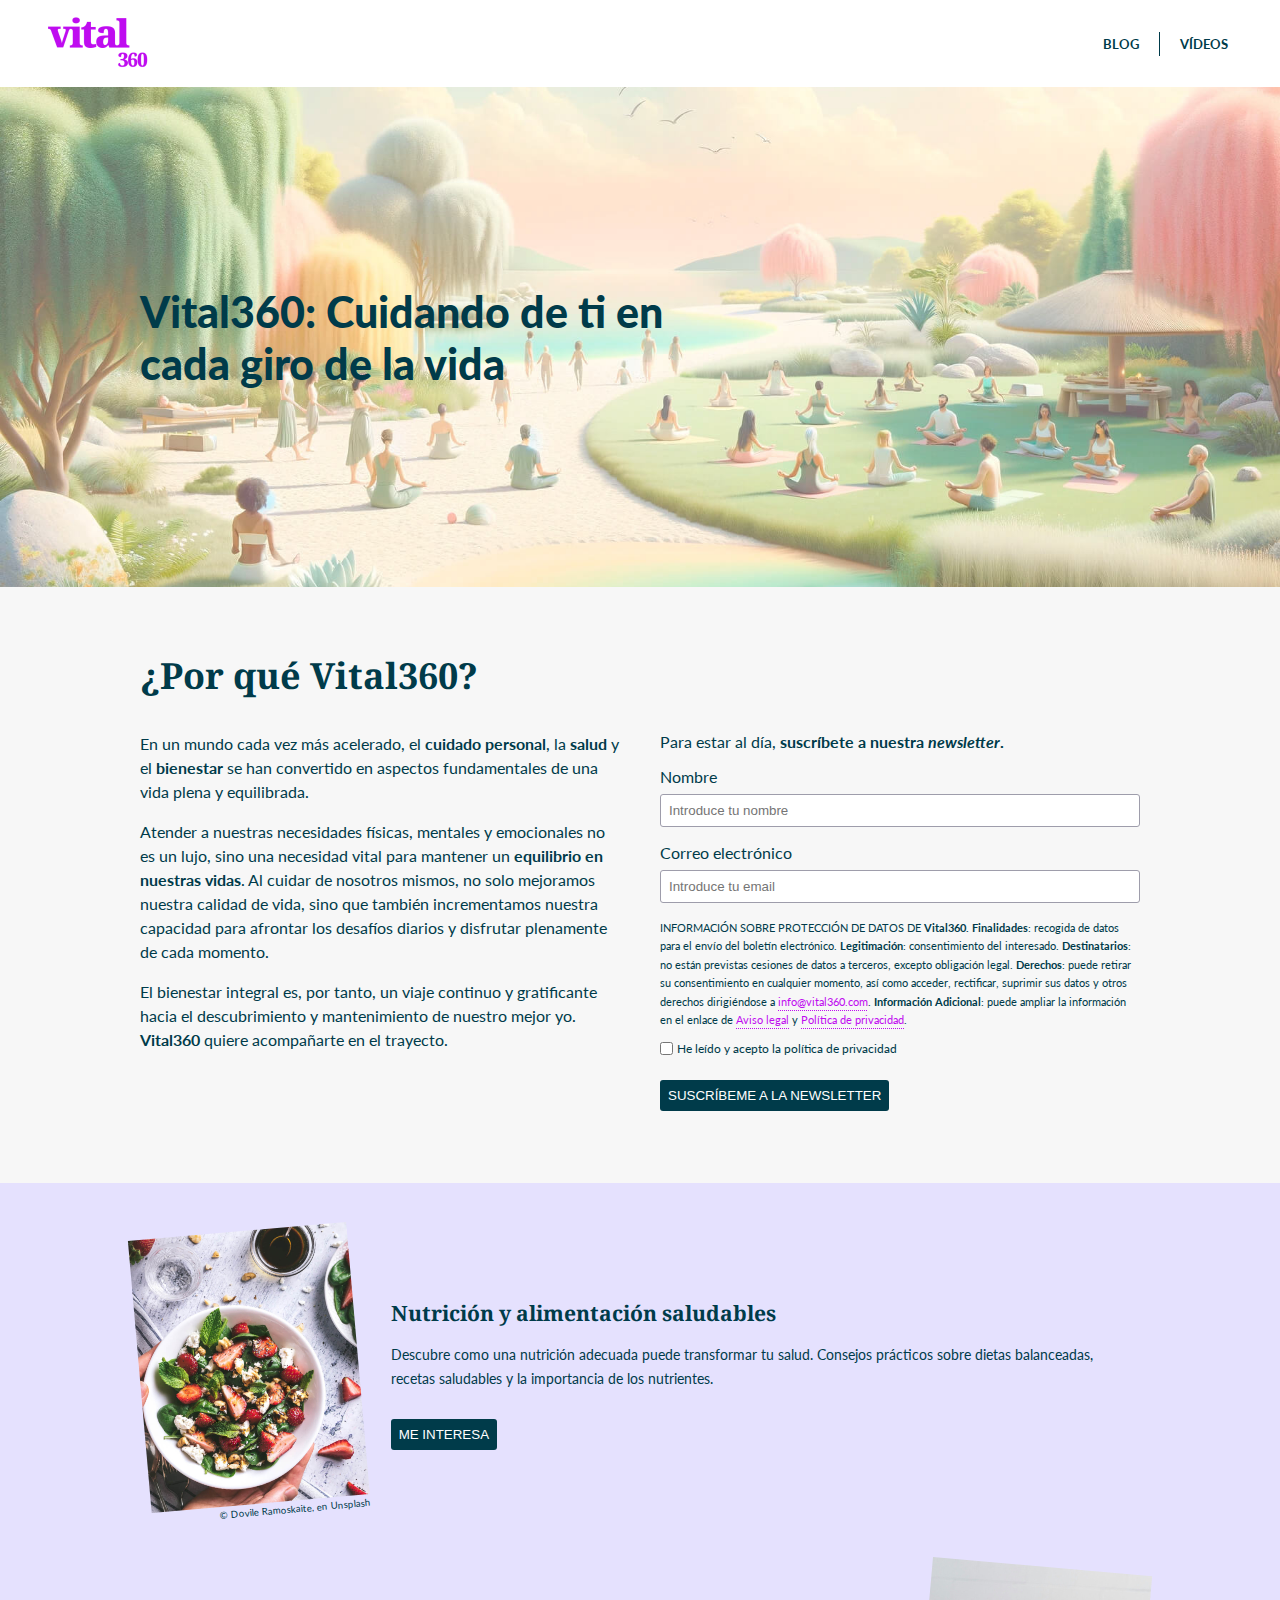
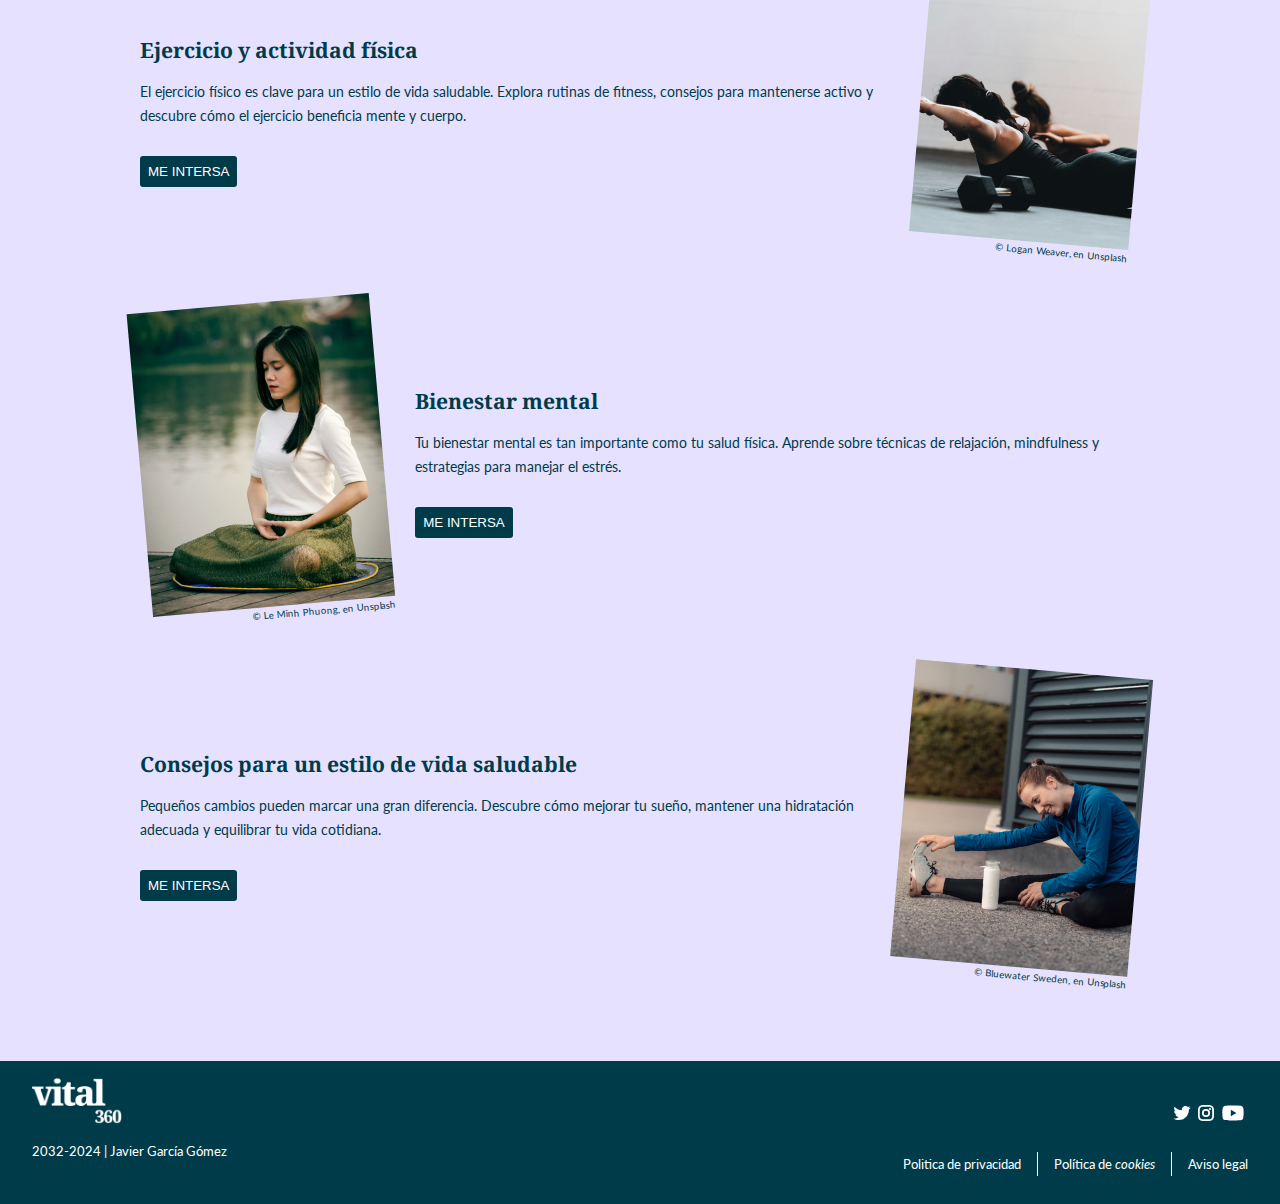
<file: index.html>
<!DOCTYPE html>
<html lang="es">

<head>
    <meta charset="UTF-8">
    <meta name="viewport" content="width=device-width, initial-scale=1.0">
    <title>Home</title>

    <link rel="stylesheet" href="css/estilos.css">
</head>

<body>
    <header>
        <a href="index.html" class="header__icon"><img src="/img/logoVital360.svg" alt=""></a>
        <nav>
            <ul class="nav__links-container">
                <li><a href="blog.html" class="nav__links">Blog</a></li>
                <li><a href="videos.html" class="nav__links">Vídeos</a></li>
            </ul>
        </nav>
    </header>
    <main>
        <article class="index__hero-container">
            <section class="index__hero-title_container">
                <h1 class="index__hero-title">Vital360: Cuidando de ti en cada giro de la vida</h1>
            </section>
        </article>
        <article class="index__newsletter-container">
            <h1 class="index__newsletter-title article__title">¿Por qué Vital360?</h1>
            <section class="index__newsletter-info_container">
                <p>En un mundo cada vez más acelerado, el <b>cuidado personal</b>, la <b>salud</b> y el <b>bienestar</b>
                    se han convertido en aspectos
                    fundamentales de una vida plena y equilibrada.</p>

                <p>Atender a nuestras necesidades físicas, mentales y emocionales no es un lujo, sino una necesidad
                    vital para mantener
                    un <b>equilibrio en nuestras vidas</b>. Al cuidar de nosotros mismos, no solo mejoramos nuestra
                    calidad de vida, sino que
                    también incrementamos nuestra capacidad para afrontar los desafíos diarios y disfrutar plenamente de
                    cada momento.</p>

                <p>El bienestar integral es, por tanto, un viaje continuo y gratificante hacia el descubrimiento y
                    mantenimiento de
                    nuestro mejor yo. <b>Vital360</b> quiere acompañarte en el trayecto.</p>
            </section>
            <section class="index__newsletter-form_container">
                <p>Para estar al día, <b>suscríbete a nuestra <i lang="en">newsletter</i>.</b></p>
                <form action="post" class="index__newsletter-form">
                    <section class="index__newsletter-form_data">
                        <p>
                            <label for="name">Nombre</label>
                            <input type="text" name="name" id="name" placeholder="Introduce tu nombre">
                        </p>
                        <p>
                            <label for="email">Correo electrónico</label>
                            <input type="email" name="email" id="email" placeholder="Introduce tu email">
                        </p>
                    </section>
                    <section class="index__newsletter-form_info">
                        <p>INFORMACIÓN SOBRE PROTECCIÓN DE DATOS DE <b>Vital360. Finalidades</b>: recogida de datos para
                            el envío del boletín
                            electrónico. <b>Legitimación</b>: consentimiento del interesado. <b>Destinatarios</b>: no
                            están previstas cesiones de datos a
                            terceros, excepto obligación legal. <b>Derechos</b>: puede retirar su consentimiento en
                            cualquier momento, así como
                            acceder, rectificar, suprimir sus datos y otros derechos dirigiéndose a <a
                                href="mailto:info@vital360.com" class="inside__text-link">info@vital360.com</a>.
                            <b>Información Adicional</b>:
                            puede ampliar la información en el enlace de <a href="#" class="inside__text-link">Aviso
                                legal</a> y <a href="#" class="inside__text-link">Política de privacidad</a>.</p>
                    </section>
                    <section class="index__newsletter-form_checkbox">
                        <label for="termsCheckbox" class="index__newsletter-form_checkbox-label">
                            <input type="checkbox" id="termsCheckbox">
                            He leído y acepto la política de privacidad
                        </label>
                    </section>
                    <section class="index__newsletter-form_button">
                        <input type="submit" value="Suscríbeme a la newsletter">
                    </section>
                </form>
            </section>
        </article>
        <article class="index__recomendations-container">
            <section class="index__recomendations index__recomendations-left">
                <figure class="index__recomendations-figure">
                    <img src="/img/home-bloc1.jpg" alt="" class="index__recomendations-img">
                    <figcaption>© Dovile Ramoskaite, en Unsplash</figcaption>
                </figure> 
                <section class="index__recomendations-text_container-left">
                    <h2 class="index__recomendations-title">Nutrición y alimentación saludables</h2>
                    <p class="index__recomendations-description">Descubre como una nutrición adecuada puede transformar tu salud. Consejos prácticos sobre dietas balanceadas, recetas
                        saludables y la importancia de los nutrientes.</p>
                    <button>Me interesa</button>
                </section>
            </section>
            <section class="index__recomendations index__recomendations-right">
                <figure class="index__recomendations-figure">
                    <img src="/img/home-bloc2.jpg" alt="" class="index__recomendations-img">
                    <figcaption>© Logan Weaver, en Unsplash</figcaption>
                </figure>
                <section class="index__recomendations-text_container-right">
                    <h2 class="index__recomendations-title">Ejercicio y actividad física</h2>
                    <p class="index__recomendations-description">El ejercicio físico es clave para un estilo de vida saludable. Explora rutinas de fitness, consejos para mantenerse
                        activo y descubre cómo el ejercicio beneficia mente y cuerpo.</p>
                    <button>Me intersa</button>
                </section> 
            </section>
            <section class="index__recomendations index__recomendations-left">
                <figure class="index__recomendations-figure">
                    <img src="/img/home-bloc3.jpg" alt="" class="index__recomendations-img">
                    <figcaption>© Le Minh Phuong, en Unsplash</figcaption>
                </figure> 
                <section class="index__recomendations-text_container-left">
                    <h2 class="index__recomendations-title">Bienestar mental</h2>
                    <p class="index__recomendations-description">Tu bienestar mental es tan importante como tu salud física. Aprende sobre técnicas de relajación, mindfulness y
                        estrategias para manejar el estrés.</p>
                    <button>Me intersa</button>
                </section>
            </section>
            <section class="index__recomendations index__recomendations-right">
                <figure class="index__recomendations-figure">
                    <img src="/img/home-bloc4.jpg" alt="" class="index__recomendations-img">
                    <figcaption>© Bluewater Sweden, en Unsplash</figcaption>
                </figure> 
                <section class="index__recomendations-text_container-right">
                    <h2 class="index__recomendations-title">Consejos para un estilo de vida saludable</h2>
                    <p class="index__recomendations-description">Pequeños cambios pueden marcar una gran diferencia. Descubre cómo mejorar tu sueño, mantener una hidratación adecuada
                        y equilibrar tu vida cotidiana.</p>
                    <button>Me intersa</button>
                </section>
            </section>
        </article>

    </main>

    <footer>
        <section class="footer__info">
            <img src="/img/logoVital360-n.svg" alt="">
            <p>2032-2024 | Javier García Gómez</p>
        </section>

        <section class="footer__links">
            <ul class="footer__media-container">
                <li><a href="#" class="footer__media-links"><img src="/img/twitter.svg" alt=""></a></li>
                <li><a href="#" class="footer__media-links"><img src="/img/instagram.svg" alt=""></a></li>
                <li><a href="#" class="footer__media-links"><img src="/img/youtube.svg" alt=""></a></li>
            </ul>
            <ul class="footer__legal-container">
                <li><a href="#" class="footer__legal-links">Politica de privacidad</a></li>
                <li><a href="#" class="footer__legal-links">Política de <i lang="en">cookies</i></a></li>
                <li><a href="#" class="footer__legal-links">Aviso legal</a></li>
            </ul>
        </section>
    </footer>
</body>

</html>
</file>
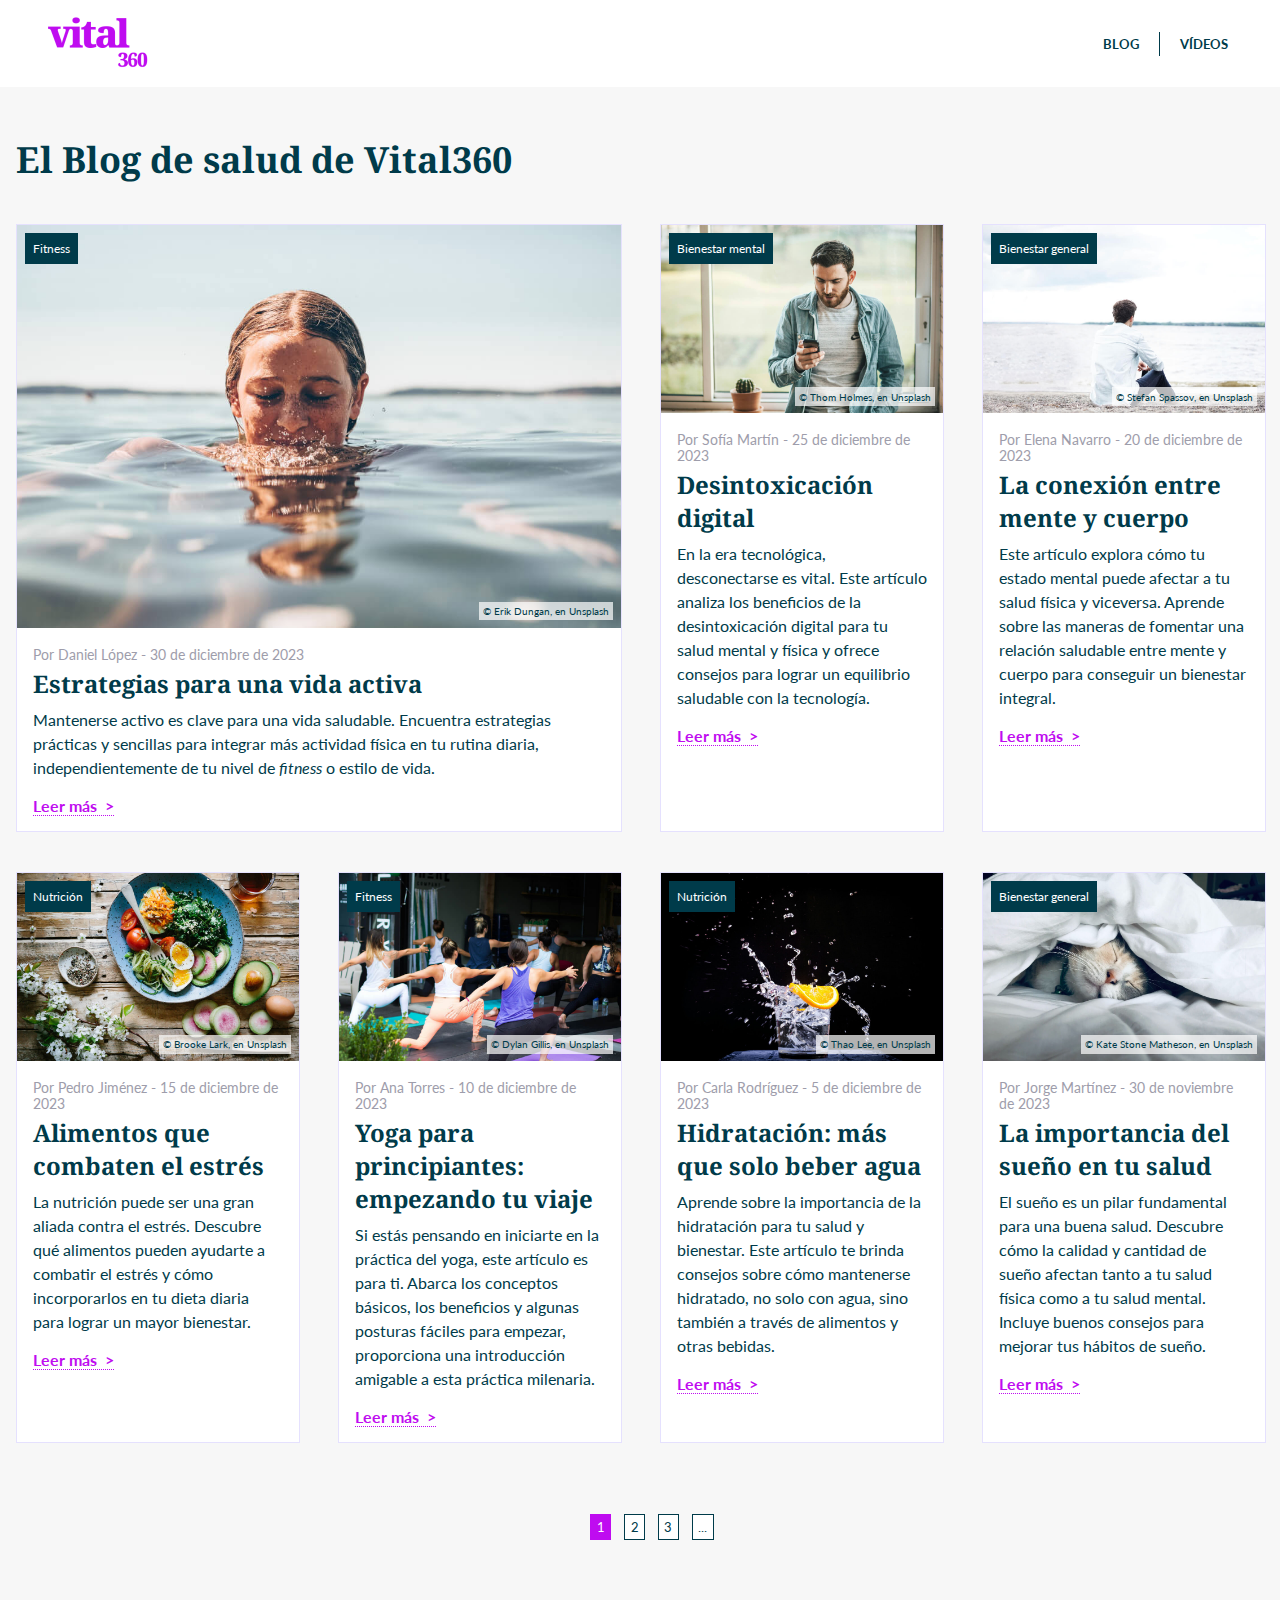
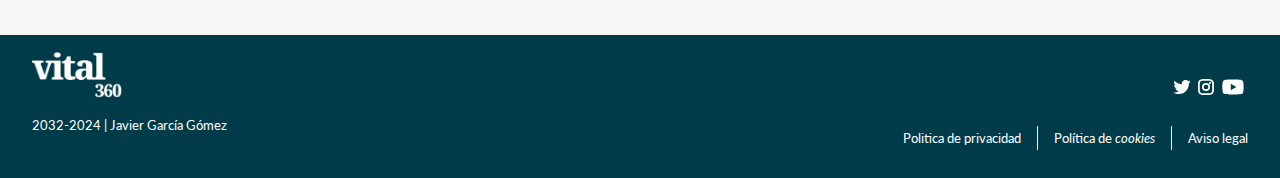
<file: blog.html>
<!DOCTYPE html>
<html lang="es">
<head>
    <meta charset="UTF-8">
    <meta name="viewport" content="width=device-width, initial-scale=1.0">
    <title>blog</title>

    <link rel="stylesheet" href="css/estilos.css">
</head>
<body>
    <header>
        <a href="index.html" class="header__icon"><img src="/img/logoVital360.svg" alt=""></a>
        <nav>
            <ul class="nav__links-container">
                <li><a href="blog.html" class="nav__links">Blog</a></li>
                <li><a href="videos.html" class="nav__links">Vídeos</a></li>
            </ul>
        </nav>
    </header>
    <main>
        <article class="blog__content-container">
            <h1 class="blog__title article__title">El Blog de salud de Vital360</h1>
            <!-- Startegies -->
            <section class="blog__card">
                <figure>
                    <img src="/img/estrategias-vida-activa.jpg" alt="">
                    <figcaption>© Erik Dungan, en Unsplash</figcaption>
                    <a href="#" class="card__category">Fitness</a>
                </figure>
                <section class="card__info-container">
                    <p class="card__autor">Por Daniel López - <time datetime="2023-12-30">30 de diciembre de 2023</time></p>
                    <h2 class="card__title"><a href="entrada.html">Estrategias para una vida activa</a></h2>
                    <p class="card__description">Mantenerse activo es clave para una vida saludable. Encuentra estrategias prácticas y
                        sencillas para integrar más actividad física en tu rutina diaria, independientemente de tu nivel de <i lang="en">fitness</i> o estilo
                        de vida.</p>
                    <a href="entrada.html" class="blog__card-more_info">Leer más<span>></span></a>
                </section>
            </section>
            <!-- Digital detox -->
            <section class="blog__card">
                <figure>
                    <img src="/img/desintoxicacion-digital.jpg" alt="">
                    <figcaption>© Thom Holmes, en Unsplash</figcaption>
                    <a href="#" class="card__category">Bienestar mental</a>
                </figure>
                <section class="card__info-container">
                    <p class="card__autor">Por Sofía Martín - <time datetime="2023-12-25"> 25 de diciembre de 2023</time</p>
                    <h2 class="card__title"><a href="#">Desintoxicación digital</a></h2>
                    <p class="card__description">En la era tecnológica, desconectarse es vital. Este artículo analiza los beneficios de
                        la desintoxicación digital para tu salud mental y física y ofrece consejos para lograr un equilibrio saludable con
                        la tecnología.</p>
                    <a href="#" class="blog__card-more_info">Leer más<span>></span></a>
                </section>
            </section>
            <!-- Body and mind connection -->
            <section class="blog__card">
                <figure>
                    <img src="/img/conexion-mente-cuerpo.jpg" alt="">
                    <figcaption>© Stefan Spassov, en Unsplash</figcaption>
                    <a href="#" class="card__category">Bienestar general</a>
                </figure>
                <section class="card__info-container">
                    <p class="card__autor">Por Elena Navarro - <time datetime="2023-12-20">20 de diciembre de 2023</time></p>
                    <h2 class="card__title"><a href="#">La conexión entre mente y cuerpo</a></h2>
                    <p class="card__description">Este artículo explora cómo tu estado mental puede afectar a tu salud física y
                        viceversa. Aprende sobre las maneras de fomentar una relación saludable entre mente y cuerpo para conseguir un
                        bienestar integral.</p>
                    <a href="#" class="blog__card-more_info">Leer más<span>></span></a>
                </section>
            </section>
            <!-- Food and stress -->
            <section class="blog__card">
                <figure>
                    <img src="/img/alimentos-combaten-estres.jpg" alt="">
                    <figcaption>© Brooke Lark, en Unsplash</figcaption>
                    <a href="#" class="card__category">Nutrición</a>
                </figure>
                <section class="card__info-container">
                    <p class="card__autor">Por Pedro Jiménez - <time datetime="2023-12-15">15 de diciembre de 2023</time></p>
                    <h2 class="card__title"><a href="#">Alimentos que combaten el estrés  </a></h2>
                    <p class="card__description">La nutrición puede ser una gran aliada contra el estrés. Descubre qué alimentos pueden
                        ayudarte a combatir el estrés y cómo incorporarlos en tu dieta diaria para lograr un mayor bienestar.</p>
                    <a href="#" class="blog__card-more_info">Leer más<span>></span></a>
                </section>
            </section>
            <!-- Yoga -->
            <section class="blog__card">
                <figure>
                    <img src="/img/yoga-principiantes.jpg" alt="">
                    <figcaption>© Dylan Gillis, en Unsplash</figcaption>
                    <a href="#" class="card__category">Fitness</a>
                </figure>
                <section class="card__info-container">
                    <p class="card__autor">Por Ana Torres - <time datetime="2023-12-10">10 de diciembre de 2023</time></p>
                    <h2 class="card__title"><a href="#">Yoga para principiantes: empezando tu viaje</a></h2>
                    <p class="card__description">Si estás pensando en iniciarte en la práctica del yoga, este artículo es para ti.
                        Abarca los conceptos básicos, los beneficios y algunas posturas fáciles para empezar, proporciona una introducción
                        amigable a esta práctica milenaria. </p>
                    <a href="#" class="blog__card-more_info">Leer más<span>></span></a>
                </section>
            </section>
            <!-- Hydration -->
            <section class="blog__card">
                <figure>
                    <img src="/img/hidratacion.jpg" alt="">
                    <figcaption>© Thao Lee, en Unsplash</figcaption>
                    <a href="#" class="card__category">Nutrición</a>
                </figure>
                <section class="card__info-container">
                    <p class="card__autor">Por Carla Rodríguez - <time datetime="2023-12-05">5 de diciembre de 2023</time></p>
                    <h2 class="card__title"><a href="#">Hidratación: más que solo beber agua</a></h2>
                    <p class="card__description">Aprende sobre la importancia de la hidratación para tu salud y bienestar. Este
                        artículo te brinda consejos sobre cómo mantenerse hidratado, no solo con agua, sino también a través de alimentos y
                        otras bebidas.</p>
                    <a href="#" class="blog__card-more_info">Leer más<span>></span></a>
                </section>
            </section>
            <!-- Sleep -->
            <section class="blog__card">
                <figure>
                    <img src="/img/importancia-sueno-salud.jpg" alt="">
                    <figcaption>© Kate Stone Matheson, en Unsplash</figcaption>
                    <a href="#" class="card__category">Bienestar general</a>
                </figure>
                <section class="card__info-container">
                    <p class="card__autor">Por Jorge Martínez - <time datetime="2023-11-30">30 de noviembre de 2023</time></p>
                    <h2 class="card__title"><a href="#">La importancia del sueño en tu salud</a></h2>
                    <p class="card__description">El sueño es un pilar fundamental para una buena salud. Descubre cómo la calidad y
                        cantidad de sueño afectan tanto a tu salud física como a tu salud mental. Incluye buenos consejos para mejorar tus
                        hábitos de sueño.</p>
                    <a href="#" class="blog__card-more_info">Leer más<span>></span></a>
                </section>
            </section>
            <!-- Pager -->
            <ul class="blog__pager-container">
                <li><a href="#" class="blog__page blog__page-active">1</a></li>
                <li><a href="#" class="blog__page">2</a></li>
                <li><a href="#" class="blog__page">3</a></li>
                <li><a href="#" class="blog__page">...</a></li>
            </ul>
        </article>
    </main>
    <footer>
        <section class="footer__info">
            <img src="/img/logoVital360-n.svg" alt="">
            <p>2032-2024 | Javier García Gómez</p>
        </section>

        <section class="footer__links">
            <ul class="footer__media-container">
                <li><a href="#" class="footer__media-links"><img src="/img/twitter.svg" alt=""></a></li>
                <li><a href="#" class="footer__media-links"><img src="/img/instagram.svg" alt=""></a></li>
                <li><a href="#" class="footer__media-links"><img src="/img/youtube.svg" alt=""></a></li>
            </ul>
            <ul class="footer__legal-container">
                <li><a href="#" class="footer__legal-links">Politica de privacidad</a></li>
                <li><a href="#" class="footer__legal-links">Política de <i lang="en">cookies</i></a></li>
                <li><a href="#" class="footer__legal-links">Aviso legal</a></li>
            </ul>
        </section>
    </footer>
    
</body>
</html>
</file>
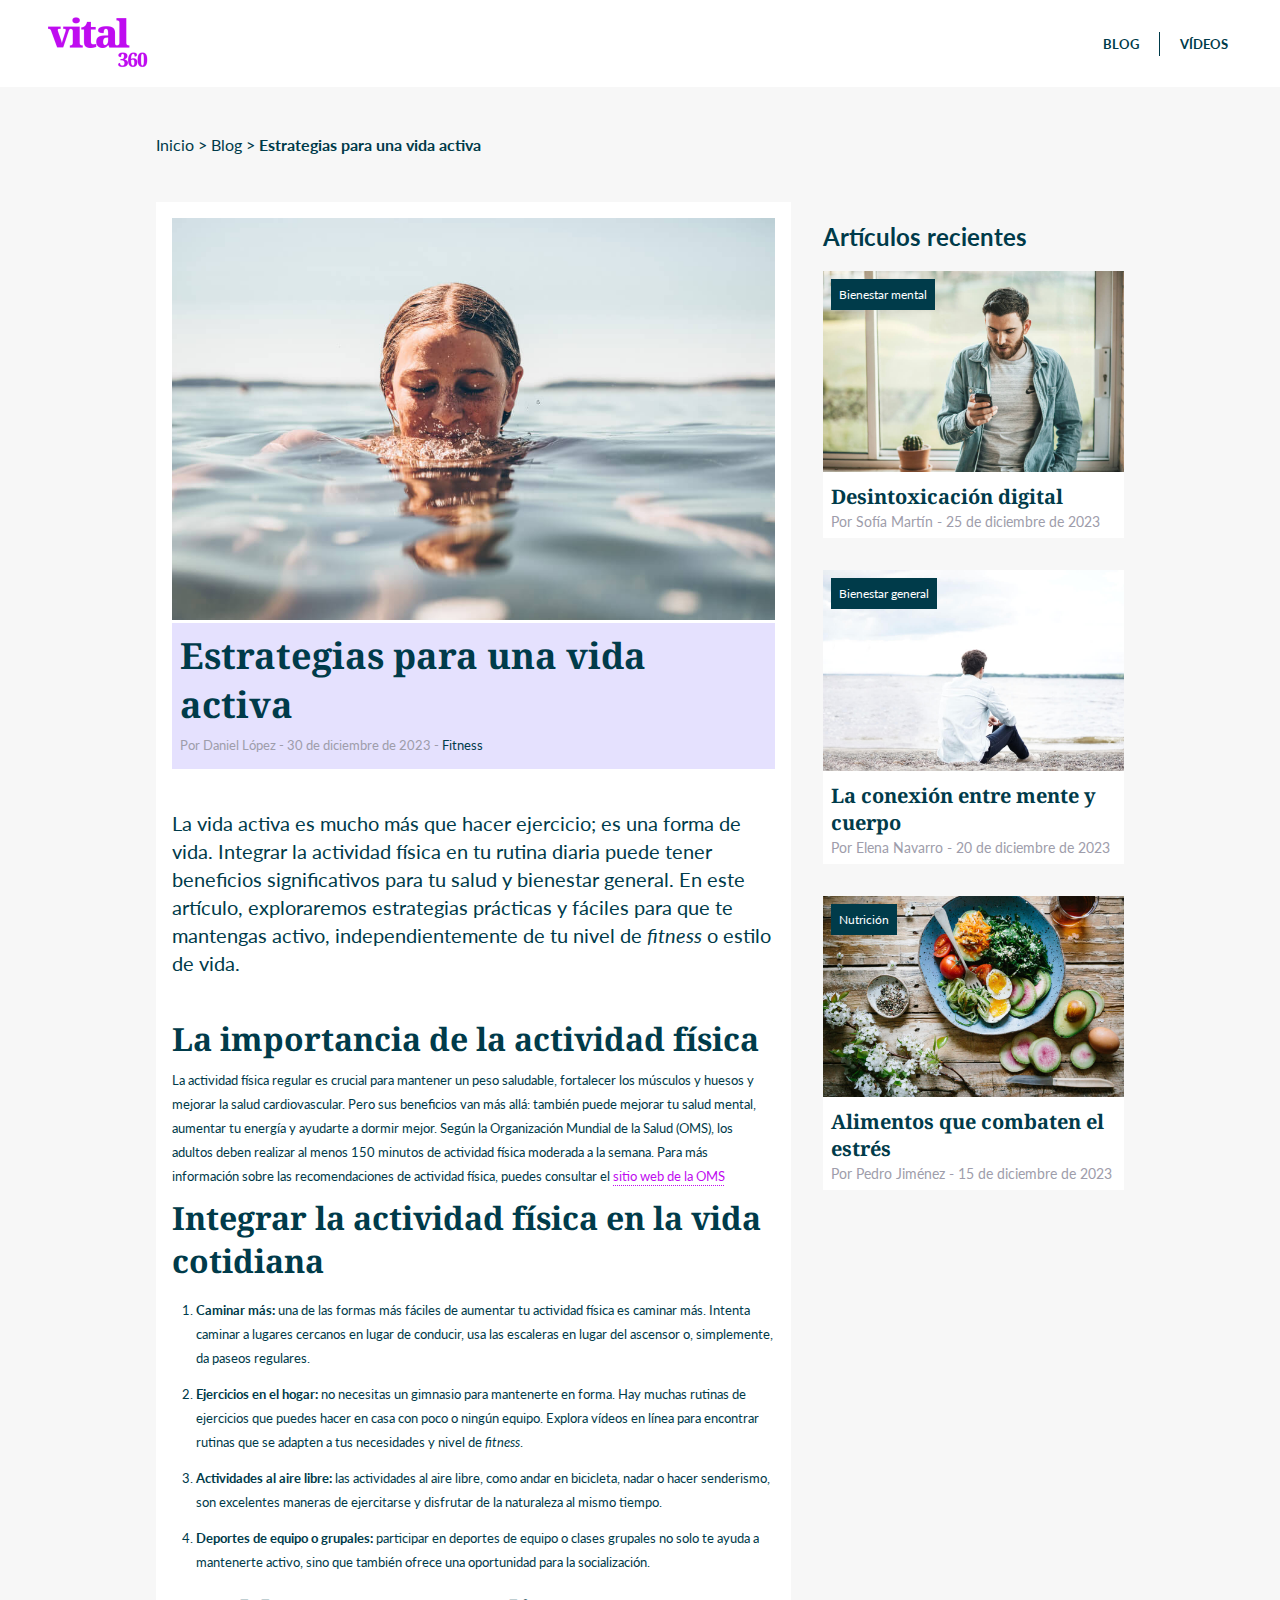
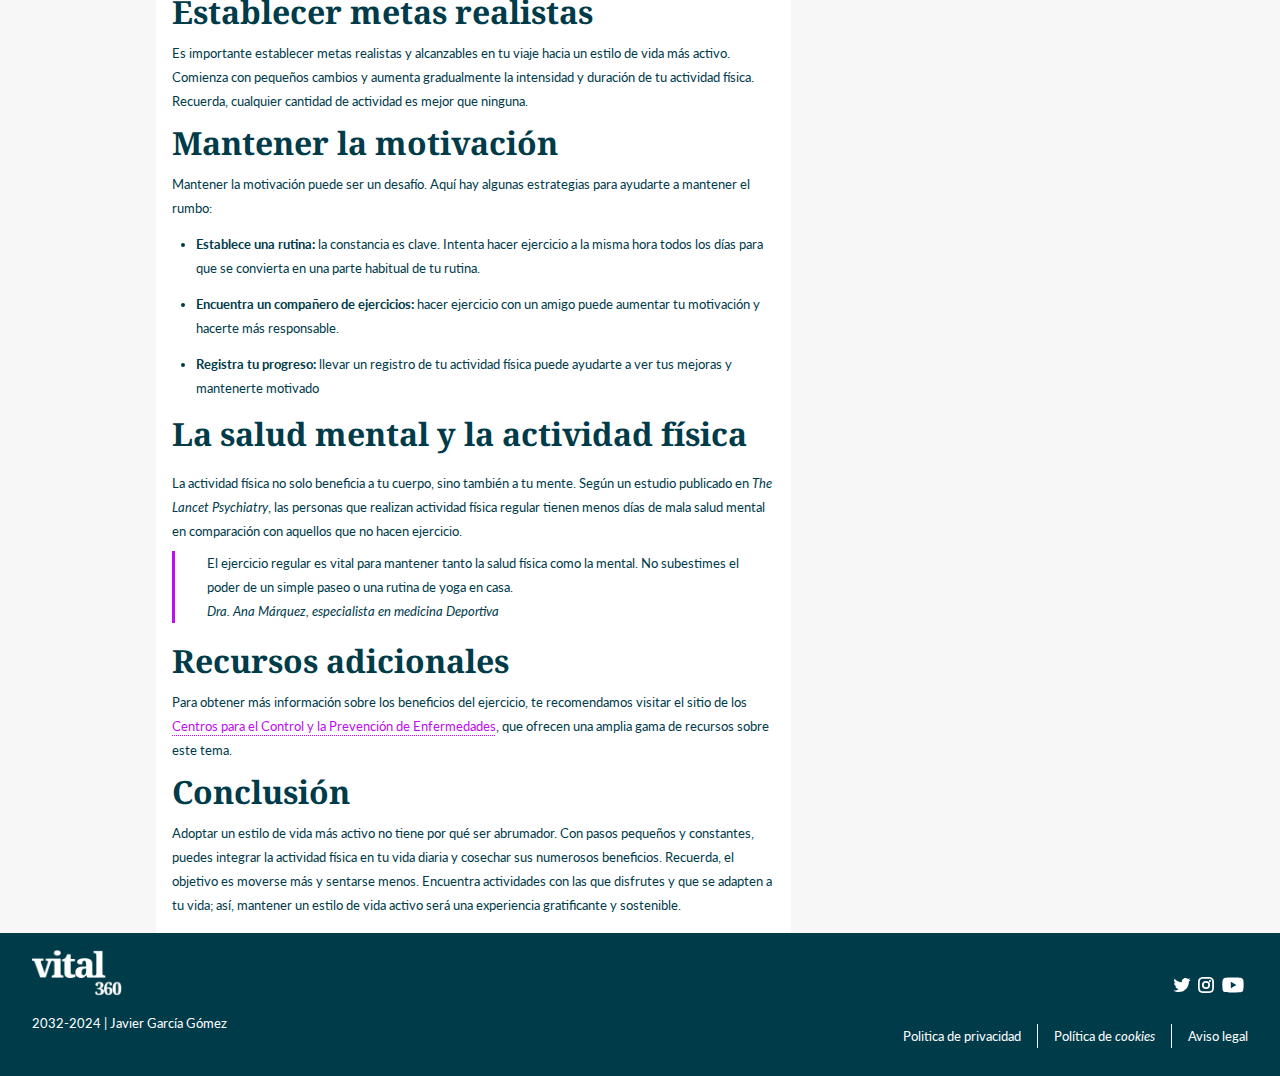
<file: entrada.html>
<!DOCTYPE html>
<html lang="es">

<head>
    <meta charset="UTF-8">
    <meta name="viewport" content="width=device-width, initial-scale=1.0">
    <title>Entrada</title>

    <link rel="stylesheet" href="css/estilos.css">
</head>

<body>
    <header>
        <a href="index.html" class="header__icon"><img src="/img/logoVital360.svg" alt=""></a>
        <nav>
            <ul class="nav__links-container">
                <li><a href="blog.html" class="nav__links">Blog</a></li>
                <li><a href="videos.html" class="nav__links">Vídeos</a></li>
            </ul>
        </nav>
    </header>
    <main>
        <article class="entry__content-container">
            <section class="entry__breadcrumb">
                <p>Inicio > Blog > <b>Estrategias para una vida activa</b></p>
            </section>
            <section class="entry__main-article_container">
                <section>
                    <img src="/img/estrategias-vida-activa.jpg" alt="" class="entry__main-article_img">
                    <section class="entry__main-article_title--container">
                        <h1 class="entry__main-article_title">Estrategias para una vida activa</h1>
                        <p>Por Daniel López - <time datetime="2023-12-30">30 de diciembre de 2023</time> - <a
                                href="#">Fitness</a></p>
                    </section>
                    <p class="entry__main-article_description">La vida activa es mucho más que hacer ejercicio; es una
                        forma de vida. Integrar la actividad física en tu rutina
                        diaria puede tener beneficios significativos para tu salud y bienestar general. En este
                        artículo, exploraremos
                        estrategias prácticas y fáciles para que te mantengas activo, independientemente de tu nivel de
                        <i lang="en">fitness</i> o estilo de
                        vida.</p>
                </section>
                <section class="entry__main-article_section">
                    <h2>La importancia de la actividad física</h2>
                    <p>La actividad física regular es crucial para mantener un peso saludable, fortalecer los músculos y
                        huesos y mejorar la
                        salud cardiovascular. Pero sus beneficios van más allá: también puede mejorar tu salud mental,
                        aumentar tu energía y
                        ayudarte a dormir mejor. Según la Organización Mundial de la Salud (OMS), los adultos deben
                        realizar al menos 150
                        minutos de actividad física moderada a la semana. Para más información sobre las recomendaciones
                        de actividad
                        física, puedes consultar el <a
                            href="https://www.cdc.gov/physicalactivity/basics/pa-health/index.htm" target="_blank"
                            class="inside__text-link">sitio web de la OMS</a></p>
                </section>
                <section class="entry__main-article_section">
                    <h2>Integrar la actividad física en la vida cotidiana</h2>
                    <ol>
                        <li>
                            <p><b>Caminar más:</b> una de las formas más fáciles de aumentar tu actividad física es
                                caminar más. Intenta caminar a
                                lugares cercanos en lugar de conducir, usa las escaleras en lugar del ascensor o,
                                simplemente, da paseos regulares.</p>
                        </li>
                        <li>
                            <p><b>Ejercicios en el hogar:</b> no necesitas un gimnasio para mantenerte en forma. Hay
                                muchas rutinas de ejercicios que
                                puedes hacer en casa con poco o ningún equipo. Explora vídeos en línea para encontrar
                                rutinas que se adapten a tus
                                necesidades y nivel de <i lang="en">fitness</i>.</p>
                        </li>
                        <li>
                            <p><b>Actividades al aire libre:</b> las actividades al aire libre, como andar en bicicleta,
                                nadar o hacer senderismo, son
                                excelentes maneras de ejercitarse y disfrutar de la naturaleza al mismo tiempo.</p>
                        </li>
                        <li>
                            <p><b>Deportes de equipo o grupales:</b> participar en deportes de equipo o clases grupales
                                no solo te ayuda a mantenerte
                                activo, sino que también ofrece una oportunidad para la socialización.</p>
                        </li>
                    </ol>
                </section>
                <section class="entry__main-article_section">
                    <h2>Establecer metas realistas</h2>
                    <p>Es importante establecer metas realistas y alcanzables en tu viaje hacia un estilo de vida más
                        activo. Comienza con
                        pequeños cambios y aumenta gradualmente la intensidad y duración de tu actividad física.
                        Recuerda, cualquier
                        cantidad de actividad es mejor que ninguna.</p>
                </section>
                <section class="entry__main-article_section">
                    <h2>Mantener la motivación</h2>
                    <p>Mantener la motivación puede ser un desafío. Aquí hay algunas estrategias para ayudarte a
                        mantener el rumbo:</p>
                    <ul>
                        <li>
                            <p><b>Establece una rutina:</b> la constancia es clave. Intenta hacer ejercicio a la misma
                                hora todos los días para que se
                                convierta en una parte habitual de tu rutina.</p>
                        </li>
                        <li>
                            <p><b>Encuentra un compañero de ejercicios:</b> hacer ejercicio con un amigo puede aumentar
                                tu motivación y hacerte más
                                responsable.</p>
                        </li>
                        <li>
                            <p><b>Registra tu progreso:</b> llevar un registro de tu actividad física puede ayudarte a
                                ver tus mejoras y mantenerte
                                motivado</p>
                        </li>
                    </ul>
                </section>
                <section class="entry__main-article_section">
                    <h2>La salud mental y la actividad física</h2>
                    <p>
                    <dl>
                        <dt>
                            <p>La actividad física no solo beneficia a tu cuerpo, sino también a tu mente. Según un
                                estudio publicado en <i lang="en">The Lancet Psychiatry</i>, las personas que realizan
                                actividad física regular tienen menos días de
                                mala salud mental en comparación
                                con aquellos que no hacen ejercicio.</p>
                        </dt>
                        <dd>
                            <p>El ejercicio regular es vital para mantener tanto la salud física como la mental. No
                                subestimes el poder de un simple
                                paseo o una rutina de yoga en casa.
                            </p>
                            <p><cite>Dra. Ana Márquez, especialista en medicina Deportiva</cite></p>
                        </dd>
                    </dl>

                </section>
                <section class="entry__main-article_section">
                    <h2>Recursos adicionales</h2>
                    <p>Para obtener más información sobre los beneficios del ejercicio, te recomendamos visitar el sitio
                        de los <a href="https://www.cdc.gov/physicalactivity/basics/pa-health/index.htm" target="_blank"
                            class="inside__text-link">Centros para
                            el Control y la Prevención de Enfermedades</a>, que ofrecen una amplia gama de recursos
                        sobre este tema.
                    </p>
                </section>
                <section class="entry__main-article_section">
                    <h2>Conclusión</h2>
                    <p>Adoptar un estilo de vida más activo no tiene por qué ser abrumador. Con pasos pequeños y
                        constantes, puedes integrar
                        la actividad física en tu vida diaria y cosechar sus numerosos beneficios. Recuerda, el objetivo
                        es moverse más y
                        sentarse menos. Encuentra actividades con las que disfrutes y que se adapten a tu vida; así,
                        mantener un estilo de
                        vida activo será una experiencia gratificante y sostenible.
                    </p>
                </section>
            </section>
            <section class="entry__recent-articles_container">
                <h2>Artículos recientes</h2>
                <section class="entry__recent-articles_cards">
                    <img src="/img/desintoxicacion-digital.jpg" alt="" class="entry__recent-articles_img">
                    <a href="#" class="card__category">Bienestar mental</a>
                    <h3 class="card__title entry__recent-articles_title"><a href="#">Desintoxicación digital</a></h3>
                    <p class="card__autor entry__recent-articles_autor">Por Sofía Martín - <time datetime="2023-12-25">25 de diciembre de 2023</time></p>
                </section>
                <section class="entry__recent-articles_cards">
                    <img src="/img/conexion-mente-cuerpo.jpg" alt="" class="entry__recent-articles_img">
                    <a href="#" class="card__category">Bienestar general</a>
                    <h3 class="card__title entry__recent-articles_title"><a href="#">La conexión entre mente y cuerpo</a></h3>
                    <p class="card__autor entry__recent-articles_autor">Por Elena Navarro - <time datetime="2023-12-20">20 de diciembre de 2023</time></p>
                </section>
                <section class="entry__recent-articles_cards">
                    <img src="/img/alimentos-combaten-estres.jpg" alt="" class="entry__recent-articles_img">
                    <a href="#" class="card__category">Nutrición</a>
                    <h3 class="card__title entry__recent-articles_title"><a href="#">Alimentos que combaten el estrés</a></h3>
                    <p class="card__autor entry__recent-articles_autor">Por Pedro Jiménez - <time datetime="2023-12-15">15 de diciembre de 2023</time></p>
                </section>
            </section>
            <section class="entry__categories-container">
                <!-- <h2>Categorías</h2>
                <ul>
                    <li><a href="#">Nutrición</a></li>
                    <li><a href="#">Bienestar mental</a></li>
                    <li><a href="#">Fitness</a></li>
                    <li><a href="#">Bienestar general</a></li>
                </ul> -->
            </section>
        </article>
    </main>
    <footer>
        <section class="footer__info">
            <img src="/img/logoVital360-n.svg" alt="">
            <p>2032-2024 | Javier García Gómez</p>
        </section>

        <section class="footer__links">
            <ul class="footer__media-container">
                <li><a href="#" class="footer__media-links"><img src="/img/twitter.svg" alt=""></a></li>
                <li><a href="#" class="footer__media-links"><img src="/img/instagram.svg" alt=""></a></li>
                <li><a href="#" class="footer__media-links"><img src="/img/youtube.svg" alt=""></a></li>
            </ul>
            <ul class="footer__legal-container">
                <li><a href="#" class="footer__legal-links">Politica de privacidad</a></li>
                <li><a href="#" class="footer__legal-links">Política de <i lang="en">cookies</i></a></li>
                <li><a href="#" class="footer__legal-links">Aviso legal</a></li>
            </ul>
        </section>
    </footer>
</body>

</html>
</file>
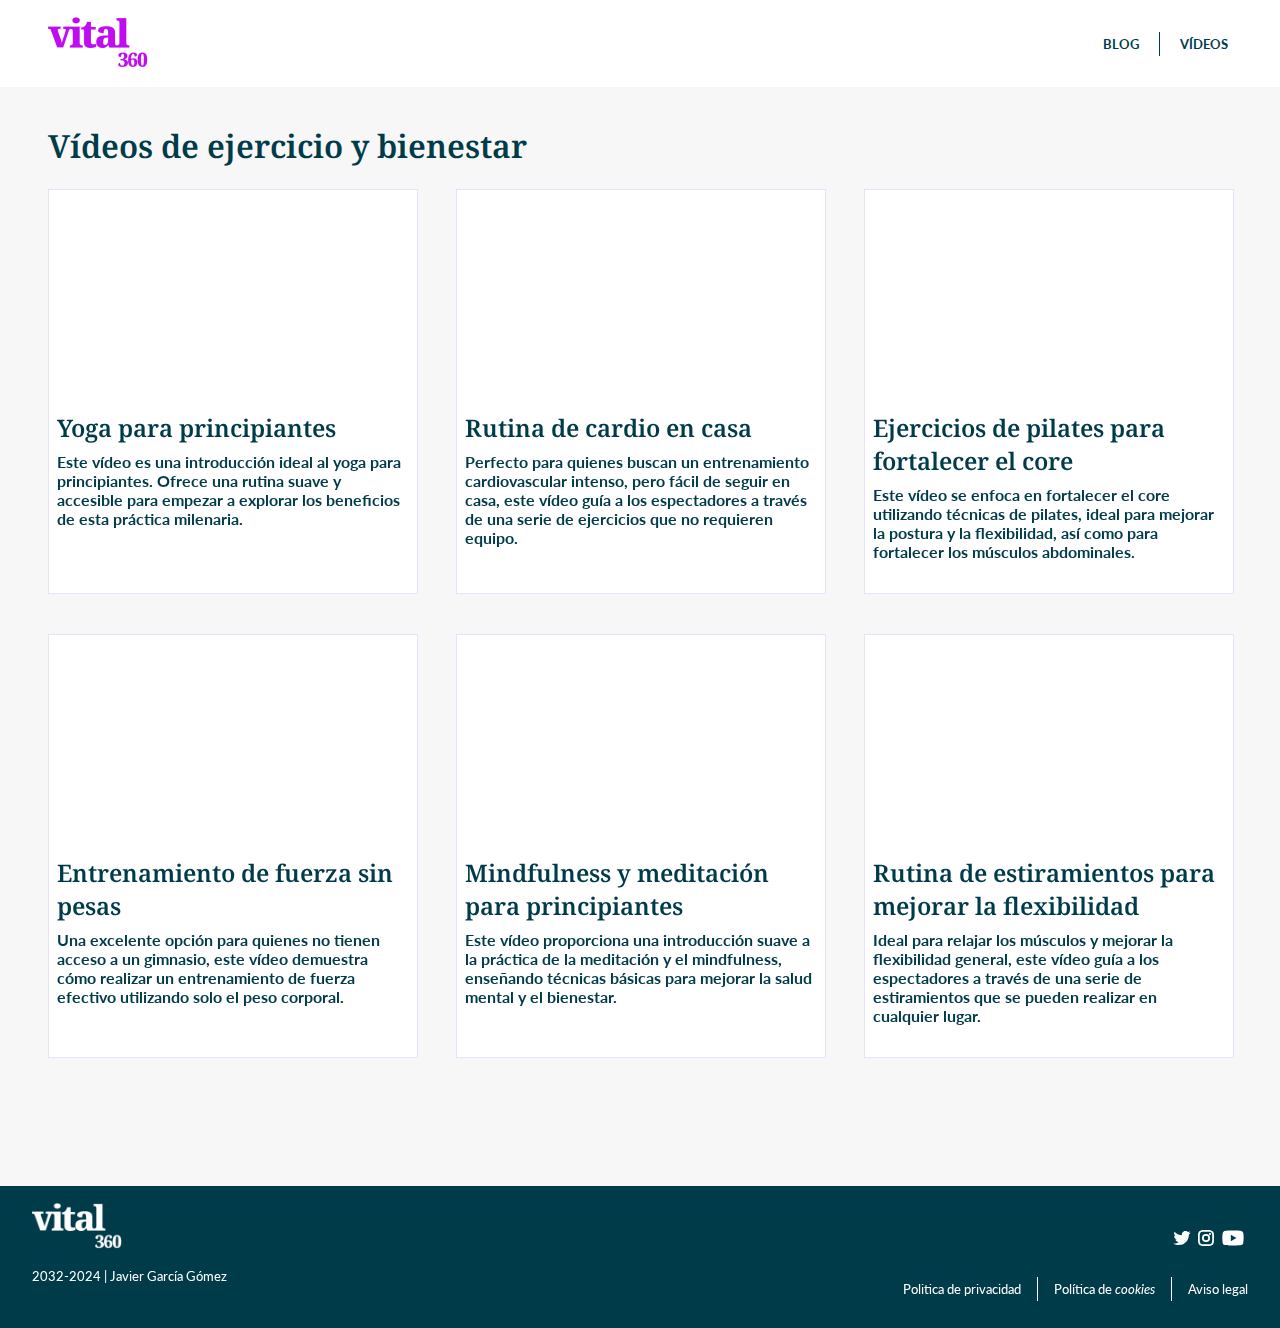
<file: videos.html>
<!DOCTYPE html>
<html lang="es">
<head>
    <meta charset="UTF-8">
    <meta name="viewport" content="width=device-width, initial-scale=1.0">
    <title>videos</title>

    <link rel="stylesheet" href="css/estilos.css">
</head>
<body>
    <header>
        <a href="index.html" class="header__icon"><img src="/img/logoVital360.svg" alt=""></a>
        <nav>
            <ul class="nav__links-container">
                <li><a href="blog.html" class="nav__links">Blog</a></li>
                <li><a href="videos.html" class="nav__links">Vídeos</a></li>
            </ul>
        </nav>
    </header>
    <main>
        <article class="videos__content-container">
            <h1 class="videos__content-title">Vídeos de ejercicio y bienestar</h1>
            <section class="videos__container">
                <figure class="video__cards">
                    <iframe src="https://www.youtube.com/embed/VaoV1PrYft4" frameborder="0" class="video"></iframe>
                    <h2 class="video__title">Yoga para principiantes</h2>
                    <p class="video__description">Este vídeo es una introducción ideal al yoga para principiantes. Ofrece una rutina suave y
                        accesible para empezar a explorar los beneficios de esta práctica milenaria.
                    </p>
                </figure>
                <figure class="video__cards">
                    <iframe src="https://www.youtube.com/embed/ksi-c8YgClY" frameborder="0" class="video"></iframe>
                    <h2 class="video__title">Rutina de cardio en casa</h2>
                    <p class="video__description">Perfecto para quienes buscan un entrenamiento cardiovascular intenso, pero fácil de seguir
                        en casa, este vídeo guía a los espectadores a través de una serie de ejercicios que no requieren equipo.</p>
                </figure>
                <figure class="video__cards">
                    <iframe src="https://www.youtube.com/embed/qXr7xHZUxvY" frameborder="0" class="video"></iframe>
                    <h2 class="video__title">Ejercicios de pilates para fortalecer el core</h2>
                    <p class="video__description">Este vídeo se enfoca en fortalecer el core utilizando técnicas de pilates, ideal para
                        mejorar la postura y la flexibilidad, así como para fortalecer los músculos abdominales.</p>
                </figure>
                <figure class="video__cards">
                    <iframe src="https://www.youtube.com/embed/mT8MVyEopgs" frameborder="0" class="video"></iframe>
                    <h2 class="video__title">Entrenamiento de fuerza sin pesas  </h2>
                    <p class="video__description">Una excelente opción para quienes no tienen acceso a un gimnasio, este vídeo demuestra
                        cómo realizar un entrenamiento de fuerza efectivo utilizando solo el peso corporal.</p>
                </figure>
                <figure class="video__cards">
                    <iframe src="https://www.youtube.com/embed/ZToicYcHIOU" frameborder="0" class="video"></iframe>
                    <h2 class="video__title">Mindfulness y meditación para principiantes</h2>
                    <p class="video__description">Este vídeo proporciona una introducción suave a la práctica de la meditación y el
                        mindfulness, enseñando técnicas básicas para mejorar la salud mental y el bienestar.</p>
                </figure>
                <figure class="video__cards">
                    <iframe src="https://www.youtube.com/embed/2L2lnxIcNmo" frameborder="0" class="video"></iframe>
                    <h2 class="video__title">Rutina de estiramientos para mejorar la flexibilidad</h2>
                    <p class="video__description">Ideal para relajar los músculos y mejorar la flexibilidad general, este vídeo guía a los
                        espectadores a través de una serie de estiramientos que se pueden realizar en cualquier lugar.</p>
                </figure>
            </section>
        </article>
    </main>
    <footer>
        <section class="footer__info">
            <img src="/img/logoVital360-n.svg" alt="">
            <p>2032-2024 | Javier García Gómez</p>
        </section>

        <section class="footer__links">
            <ul class="footer__media-container">
                <li><a href="#" class="footer__media-links"><img src="/img/twitter.svg" alt=""></a></li>
                <li><a href="#" class="footer__media-links"><img src="/img/instagram.svg" alt=""></a></li>
                <li><a href="#" class="footer__media-links"><img src="/img/youtube.svg" alt=""></a></li>
            </ul>
            <ul class="footer__legal-container">
                <li><a href="#" class="footer__legal-links">Politica de privacidad</a></li>
                <li><a href="#" class="footer__legal-links">Política de <i lang="en">cookies</i></a></li>
                <li><a href="#" class="footer__legal-links">Aviso legal</a></li>
            </ul>
        </section>
    </footer>
</body>
</html>
</file>
<file: css/estilos.css>
@import url('https://fonts.googleapis.com/css2?family=Lato:wght@400;700;900&family=Noto+Serif:wght@600&display=swap');

:root {
    --main-text-color: rgb(0, 59, 74);
    --grey-text-color: rgb(158, 157, 171);
    --light-text-color: rgb(255, 255, 255);
    --contrast-color: rgb(191, 12, 240);
    --light-contrast-color: rgb(229, 225, 254);
    --background-color: rgb(247, 247, 247);

    --regular-weight-lato: 400;  
    --bold-weight-lato: 700;  
    --extra-bold-weight-lato: 900;
    
    --semibold-weight-noto: 600;

    --font-family-noto: 'Noto Serif', serif;
    --font-family-lato: 'Lato', sans-serif;
}

html {
    font-family: var(--font-family-lato);
}

body {
    display: block;
    width: auto;
    height: auto;
    margin: 0;
    padding: 0;

    background-color: var(--background-color);
}

main {
    display: flex;
    flex-direction: column;
    justify-content: center;
    align-items: center;
    width: 100%;
    height: auto;
    margin: 0;
    padding: 0;
}

header {
    font-weight: var(--bold-weight-lato);

    display: flex;
    justify-content: space-between;
    align-items: center;
    width: auto;
    height: auto;

    background-color: white;
}

ul {
    margin: 0;
    padding: 0;
    list-style: none;
}

a {
    color: var(--main-text-color);
    text-decoration: none;
}

a:hover {
    cursor: pointer;
}

h1, h2, h3, h4, p, figcaption, label, cite {
    color: var(--main-text-color);
}

button,
input[type="submit"] {
    padding: 0.5rem;
    text-transform: uppercase;
    color: var(--light-text-color);
    background-color: var(--main-text-color);

    border: none;
    border-radius: 3px;

    -webkit-transition: 0.2s ease-in;
    -moz-transition: 0.2s ease-in;
    -o-transition: 0.2s ease-in;
    transition: 0.2s ease-in;
}

button:hover,
input[type="submit"]:hover {
    cursor: pointer;
    background-color: var(--contrast-color);
}

dd {
    margin: 0.5rem 0 0 0;
    padding: 0 0 0 2rem;
    border-left: 3px solid var(--contrast-color);
}

/*Header*/
.header__icon {
    margin: 1rem 3rem;
    max-width: 100px;
    height: auto;
}

.header__icon img {
    width: 100%;
}

.nav__links-container {
    display: flex;
    width: auto;
    height: auto;
    margin-right: 2rem;
}

.nav__links-container li:first-child {
    border-right: 1px solid var(--main-text-color);
}

.nav__links {
    margin: 1.25rem;

    text-transform: uppercase;
    color: var(--main-text-color);
}

.nav__links:hover {
    color: var(--contrast-color);

    -webkit-transition: 0.2s ease-in;
    -moz-transition: 0.2s ease-in;
    -o-transition: 0.2s ease-in;
    transition: 0.2s ease-in;
}

/*Footer*/
footer {
    display: flex;
    justify-content: space-between;
    width: 100%;
    height: auto;
    background-color: var(--main-text-color);
}

.footer__info {
    display: block;
    margin: 1rem 0 2rem 2rem;
}

.footer__links {
    display: block;
    margin: 2.5rem 2rem 0 2rem;
}

.footer__info img {
    margin: 0;
    width: 90px;
}

.footer__info p {
    color: var(--light-text-color);
    margin-top: 1rem;
    font-size: 0.8rem;
}

.footer__media-container {
    display: flex;
    justify-content: end;
    align-items: center;
}

.footer__media-links {
    opacity: 1;
}

.footer__media-links:hover {
    opacity: 0.5;

    -webkit-transition: 0.25s ease;
    -moz-transition: 0.25s ease;
    -o-transition: 0.25s ease;
    transition: 0.25s ease;
}

.footer__legal-container {
    display: flex;
    margin-top: 1.25rem;
    justify-content: end;
    align-items: center;
}

.footer__legal-container li:nth-child(1),
.footer__legal-container li:nth-child(2) {
    padding: 0 1rem;
    border-right: 1px solid var(--light-text-color);
}

.footer__legal-container li:nth-child(3) {
    padding-left: 1rem;
}

.footer__legal-links {
    display: block;
    font-size: 0.8rem;
    color: var(--light-text-color);

    -webkit-transition: 0.25s ease;
    -moz-transition: 0.25s ease;
    -o-transition: 0.25s ease;
    transition: 0.25s ease;
}

.footer__legal-links:hover {
    color: var(--light-contrast-color);
}


/* Common styles */
.article__title {
    margin: 1rem 0;
    font-family: var(--font-family-noto);
    font-size: 2.25rem;
}

.inside__text-link {
    color: var(--contrast-color);
    text-decoration: underline;
    text-decoration-style: dotted;
    text-decoration-thickness: 0.025rem;
    text-underline-offset: 0.25rem;

    -webkit-transition: 0.25s ease;
    -moz-transition: 0.25s ease;
    -o-transition: 0.25s ease;
    transition: 0.25s ease;
}

.inside__text-link:hover {
    color: var(--main-text-color);
}

.card__category {
    position: absolute;
    top: 0.5rem;
    left: 0.5rem;
    padding: 0.5rem;
    font-size: 0.75rem;

    color: var(--light-text-color);
    background-color: var(--main-text-color);

    -webkit-transition: 0.2s ease-in;
    -moz-transition: 0.2s ease-in;
    -o-transition: 0.2s ease-in;
    transition: 0.2s ease-in;
}

.card__category:hover {
    background-color: var(--contrast-color);
}

.card__info-container {
    margin: 1rem;
}

.card__autor {
    margin: 0;
    font-size: 0.85rem;
    color: var(--grey-text-color);
}

.card__title {
    margin: 0.25rem 0 0 0;
}

.card__title a{
    font-family: var(--font-family-noto);

    -webkit-transition: 0.2s ease-in;
    -moz-transition: 0.2s ease-in;
    -o-transition: 0.2s ease-in;
    transition: 0.2s ease-in;
}

.card__title a:hover {
    color: var(--contrast-color);
}

.card__description {
    margin: 0.5rem 0 1rem 0;
    line-height: 1.5rem;
}


/*Index page*/
.index__hero-container {
    display: flex;
    width: 100%;
    height: 500px;
    justify-content: center;
    align-items: center;
    background: url(/img/hero-image-home.jpg) no-repeat center center;
    background-size: 100%;

    -webkit-background-size: cover;
    -moz-background-size: cover;
    -o-background-size: cover;
    background-size: cover;
}

.index__hero-title_container {
    display: flex;
    margin: 0 1rem;
    width: 100%;
    height: auto;
    justify-content: start;
    align-items: center;
    max-width: 1000px;
}

.index__hero-title {
    margin: 0;
    max-width: 560px;
    font-size: 2.7rem;
    font-weight: var(--extra-bold-weight-lato);
}

.index__newsletter-container {
    display: grid;
    grid-template-columns: 1fr 1fr;
    gap: 0 40px;
    margin: 3rem 1rem;
    max-width: 1000px;
}

.index__newsletter-title {
    grid-column: span 2;
}

.index__newsletter-info_container p {
    line-height: 1.5rem;
}

.index__newsletter-form_container {
    width: 100%;
    height: auto;
    max-width: 500px;
}

.index__newsletter-form_data p {
    display: flex;
    flex-direction: column;
}

.index__newsletter-form_data input{
    border: 1px solid var(--grey-text-color);
    border-radius: 3px;
    margin-top: 0.5rem;
    padding: 0.5rem 0.5rem;
}

.index__newsletter-form_info p {
    font-size: 0.7rem;
    line-height: 1.15rem;
}

.index__newsletter-form_checkbox {
    display: flex;
    width: auto;
    height: auto;
}

.index__newsletter-form_checkbox-label {
    display: flex;
    width: auto;
    height: auto;
    align-items: center;
    font-size: 0.75rem;
}

.index__newsletter-form_checkbox-label input {
    margin: 0 0.25rem 0 0;
}

.index__newsletter-form_checkbox-label:hover,
.index__newsletter-form_checkbox-label input:hover {
    cursor: pointer;
}

.index__newsletter-form_button {
    margin: 1.5rem 0;
}

.index__recomendations-container {
    display: flex;
    flex-direction: column;
    width: 100%;
    height: auto;
    justify-content: center;
    align-items: center;
    padding-bottom: 5rem;
    background-color: var(--light-contrast-color);
}

.index__recomendations {
    display: flex;
    width: auto;
    height: auto;
    justify-content: center;
    align-items: center;
    max-width: 1000px;
    margin: 3rem 1rem 0 1rem;
}

.index__recomendations-right {
    display: flex;
    flex-direction: row-reverse;
}

.index__recomendations-figure {
    width: 300px;
    height: auto;
    margin: 0;
    padding: 0;
    rotate: -5deg;
}

.index__recomendations-right figure{
    rotate: 5deg;
}

.index__recomendations-img {
    width: 100%;
}

.index__recomendations-figure figcaption {
    font-size: 0.6rem;
    text-align: end;
}

.index__recomendations-text_container-left {
    margin-left: 2rem;
}

.index__recomendations-container-right {
    margin-right: 2rem;
}

.index__recomendations-title {
    margin: 0;
    font-size: 1.32rem;
    font-family: var(--font-family-noto);
}

.index__recomendations-description {
    margin: 1rem 0 1.75rem 0;
    line-height: 1.5rem;
    font-size: 0.9rem;
}

/*Blog page*/
.blog__content-container {
    display: grid;
    grid-template-columns: repeat(4, 1fr);
    grid-template-rows: repeat(4, auto);
    margin: 3rem 1rem;
    gap: 40px;
}

.blog__content-container > :nth-child(2) {
    grid-column: span 2;
}

.blog__title {
    margin: 0;
    grid-column: span 4;
}

.blog__card {
    display: block;
    width: 100%;
    height: auto;

    background-color: white;

    border: 1px solid var(--light-contrast-color);
}

.blog__card figure {
    position: relative;
    display: block;
    width: auto;
    height: auto;
    margin: 0;
    padding: 0;
}

.blog__card img {
    width: 100%;
}

.blog__card figcaption {
    position: absolute;
    bottom: 0.65rem;
    right: 0.5rem;
    padding: 0.2rem 0.25rem;
    font-size: 0.65rem;

    background-color: rgba(255, 255, 255, 0.7);
}

.blog__card-more_info {
    color: var(--contrast-color);
    font-weight: var(--bold-weight-lato);

    border-bottom: 1px dotted var(--contrast-color);

    -webkit-transition: 0.2s ease-in;
    -moz-transition: 0.2s ease-in;
    -o-transition: 0.2s ease-in;
    transition: 0.2s ease-in;
}

.blog__card-more_info:hover {
    color: var(--main-text-color);
    border-color: var(--main-text-color);
}

.blog__card-more_info span {
    margin-left: 0.5rem;
}

.blog__pager-container {
    display: flex;
    justify-content: center;
    align-items: center;
    margin: 2rem 0 3rem 0;
    grid-column: span 4;
}

.blog__pager-container li {
    margin: 0 0.4rem;
}

.blog__page {
    padding: 0.25rem 0.35rem;
    background-color: var(--light-text-color);
    border: 1px solid var(--main-text-color);

    -webkit-transition: 0.2s ease-in;
    -moz-transition: 0.2s ease-in;
    -o-transition: 0.2s ease-in;
    transition: 0.2s ease-in;
}

.blog__page:hover {
    color: var(--light-text-color);
    background-color: var(--contrast-color);
    border-color: var(--contrast-color);
}

.blog__page-active {
    color: var(--light-text-color);
    background-color: var(--contrast-color);
    border-color: var(--contrast-color);
}

/*Entrada page*/
.entry__content-container {
    display: grid;
    grid-template-columns: 2fr 1fr;
    grid-template-rows: repeat(3, auto);
    width: 100%;
    height: auto;
    
    max-width: 1000px;
}

.entry__breadcrumb {
    width: 100%;
    height: auto;
    margin: 2rem 1rem;

    grid-column: span 2;
}

.entry__main-article_container {
    display: block;
    margin: 0 1rem;
    padding: 1rem;

    background-color: white;
}

.entry__main-article_img {
    width: 100%;
    height: auto;
}

.entry__main-article_title--container {
    padding: 0.5rem;
    background-color: var(--light-contrast-color);
}

.entry__main-article_title {
    margin: 0;
    font-size: 2.25rem;
    font-family: var(--font-family-noto);
}

.entry__main-article_title--container p {
    margin: 0.5rem 0 0.5rem 0;
    font-size: 0.8rem;
    color: var(--grey-text-color);
}

.entry__main-article_description {
    margin: 2.5rem 0;
    font-size: 1.25rem;
    line-height: 1.75rem;
}

.entry__main-article_section h2{
    margin: 0.5rem 0;
    font-size: 2rem;
    font-family: var(--font-family-noto);
}

.entry__main-article_section ol, ul {
    padding-left: 1.5rem;
}

.entry__main-article_section ul {
    list-style: disc;
}

.entry__main-article_section p, li, cite {
    margin: 0;
    font-size: 0.8rem;
    line-height: 1.5rem;
}

.entry__main-article_section li {
    margin: 0.75rem 0;
    font-size: 0.8rem;
    color: var(--main-text-color);
}

.entry__recent-articles_container {
    display: block;
    width: auto;
    height: auto;
    padding: 0 1rem;
}

.entry__recent-articles_cards {
    display: block;
    position: relative;
    width: 100%;
    height: auto;
    margin-bottom: 2rem;
    padding-bottom: 0.5rem;

    background-color: white;
}

.entry__recent-articles_img {
    width: 100%;
}

.entry__recent-articles_title {
    margin: 0.5rem 0 0.25rem 0.5rem;
    font-size: 1.25rem;
}

.entry__recent-articles_autor {
    margin: 0 0 0 0.5rem;
}

/* .entry__categories-container {
    display: block;
    width: auto;
    height: auto;
    padding: 0 1rem;
} */

/* .entry__categories-container ul {
    display: flex;
    justify-content: start;
    align-items: center;
    padding: 0;
} */

/* .entry__categories-container li {
    margin-right: 0.8rem;
    padding: 0.25rem;

    border: 1px solid var(--main-text-color);
} */
/* 
.entry__categories-container ul a {
    font-size: 0.8rem;
    font-weight: var(--bold-weight-lato);
} */



/*Videos page*/
.videos__content-title {
    font-family: var(--font-family-noto);
    font-size: 2rem;
    font-weight: var(--semibold-weight-noto);
}

.video__cards {
    display: block;
    width: 100%;
    height: auto;
    margin: 0;
    padding: 0;

    background-color: white;
    border: 1px solid var(--light-contrast-color);
}

.video {
    width: 100%;
    height: 210px;
    margin: 0;
    padding: 0;
}

.video__title {
    font-family: var(--font-family-noto);
    font-weight: var(--semibold-weight-noto);
    margin: 0.5rem;
}

.video__description {
    margin: 0.5rem 0.5rem 2rem 0.5rem;
    font-weight: var(--bold-weight-lato);
}

/* Videos page */
.videos__content-container {
    display: block;
    width: auto;
    height: auto;
    margin: 1rem 3rem;
}

.videos__container {
    display: grid;
    grid-template-columns: repeat(3, 1fr);
    grid-template-rows: repeat(2, auto);
    margin-bottom: 7rem;
    gap: 40px;
}


@media screen and (max-width: 1000px) {
    /*Header*/
    .header__icon {
        margin: 1rem;
    }

    .nav__links-container {
        display: flex;
        width: auto;
        height: auto;
        margin: 0
    }

    /*Footer*/
    footer {
        display: block;
        padding-top: 1.5rem;
    }
    
    .footer__info,
    .footer__links {
        display: flex;
        flex-direction: column;
        justify-content: center;
        align-items: center;
        margin: 0;
    }
    
    .footer__legal-container {
        display: flex;
        flex-direction: column;
        justify-content: center;
        align-items: center;
        margin: 0.2rem 0 3rem 0;
    }
    
    .footer__legal-container li {
        margin: 0.2rem 0;
    }

    .footer__legal-container li:nth-child(1),
    .footer__legal-container li:nth-child(2) {
        padding: 0;
        border: none;
    }

    .footer__legal-container li:nth-child(3) {
        padding: 0;
    } 

    /* Index page */
    .index__hero-title {
        max-width: 100%;
    }

    .index__newsletter-container {
        display: block;
        width: auto;
        height: auto;
        margin: 3rem 1rem;
        max-width: 1000px;
    }

    /* Blog page */
    .blog__content-container {
        display: grid;
        grid-template-columns: 1fr 1fr;
        grid-template-rows: repeat(6, auto);
        gap: 40px;
    }

    .blog__title {
        grid-column: span 2;
    }

    .blog__content-container > :nth-child(2) {
        grid-column: span 1;
    }

    .blog__pager-container {
        grid-column: span 2;
    }

    /* Videos page */
    .videos__content-container {
        display: block;
        width: auto;
        height: auto;
        margin: 1rem;
    }

    .videos__container {
        display: grid;
        grid-template-columns: 1fr 1fr;
        grid-template-rows: repeat(3, auto);
        margin-bottom: 7rem;
        gap: 40px;
    }
}

@media screen and (max-width: 600px) {
    /* Index page */
    .index__recomendations {
        display: block;
        margin: 3rem 1rem 0 1rem;
    }

    .index__recomendations-figure {
        width: auto;
        height: auto;
        margin: 0;
        padding: 0;
        rotate: 0deg;
    }

    .index__recomendations-right figure {
        rotate: 0deg;
    }

    .index__recomendations-text_container-left,
    .index__recomendations-text_container-right {
        margin: 0;
    }

    /* Blog page */
    .blog__content-container {
        display: grid;
        grid-template-columns: 1fr;
        grid-template-rows: repeat(9, auto);
        gap: 20px;
    }

    .blog__title {
        grid-column: span 1;
    }

    .blog__pager-container {
        grid-column: span 1;
    }

    /* Entrada page */
    .entry__content-container {
        display: block;
        width: 100%;
        height: auto;
        margin: 2rem 0;
    }

    .entry__recent-articles_container {
        display: block;
        width: auto;
        height: auto;
        margin-top: 2rem;
        padding: 0 1rem;
    }

    /* Videos page */
    .videos__content-container {
        display: block;
        width: auto;
        height: auto;
        margin: 1rem;
    }

    .videos__container {
        display: grid;
        grid-template-columns: 1fr;
        grid-template-rows: repeat(6, auto);
        margin-bottom: 7rem;
        gap: 40px;
    }
    
}
</file>
